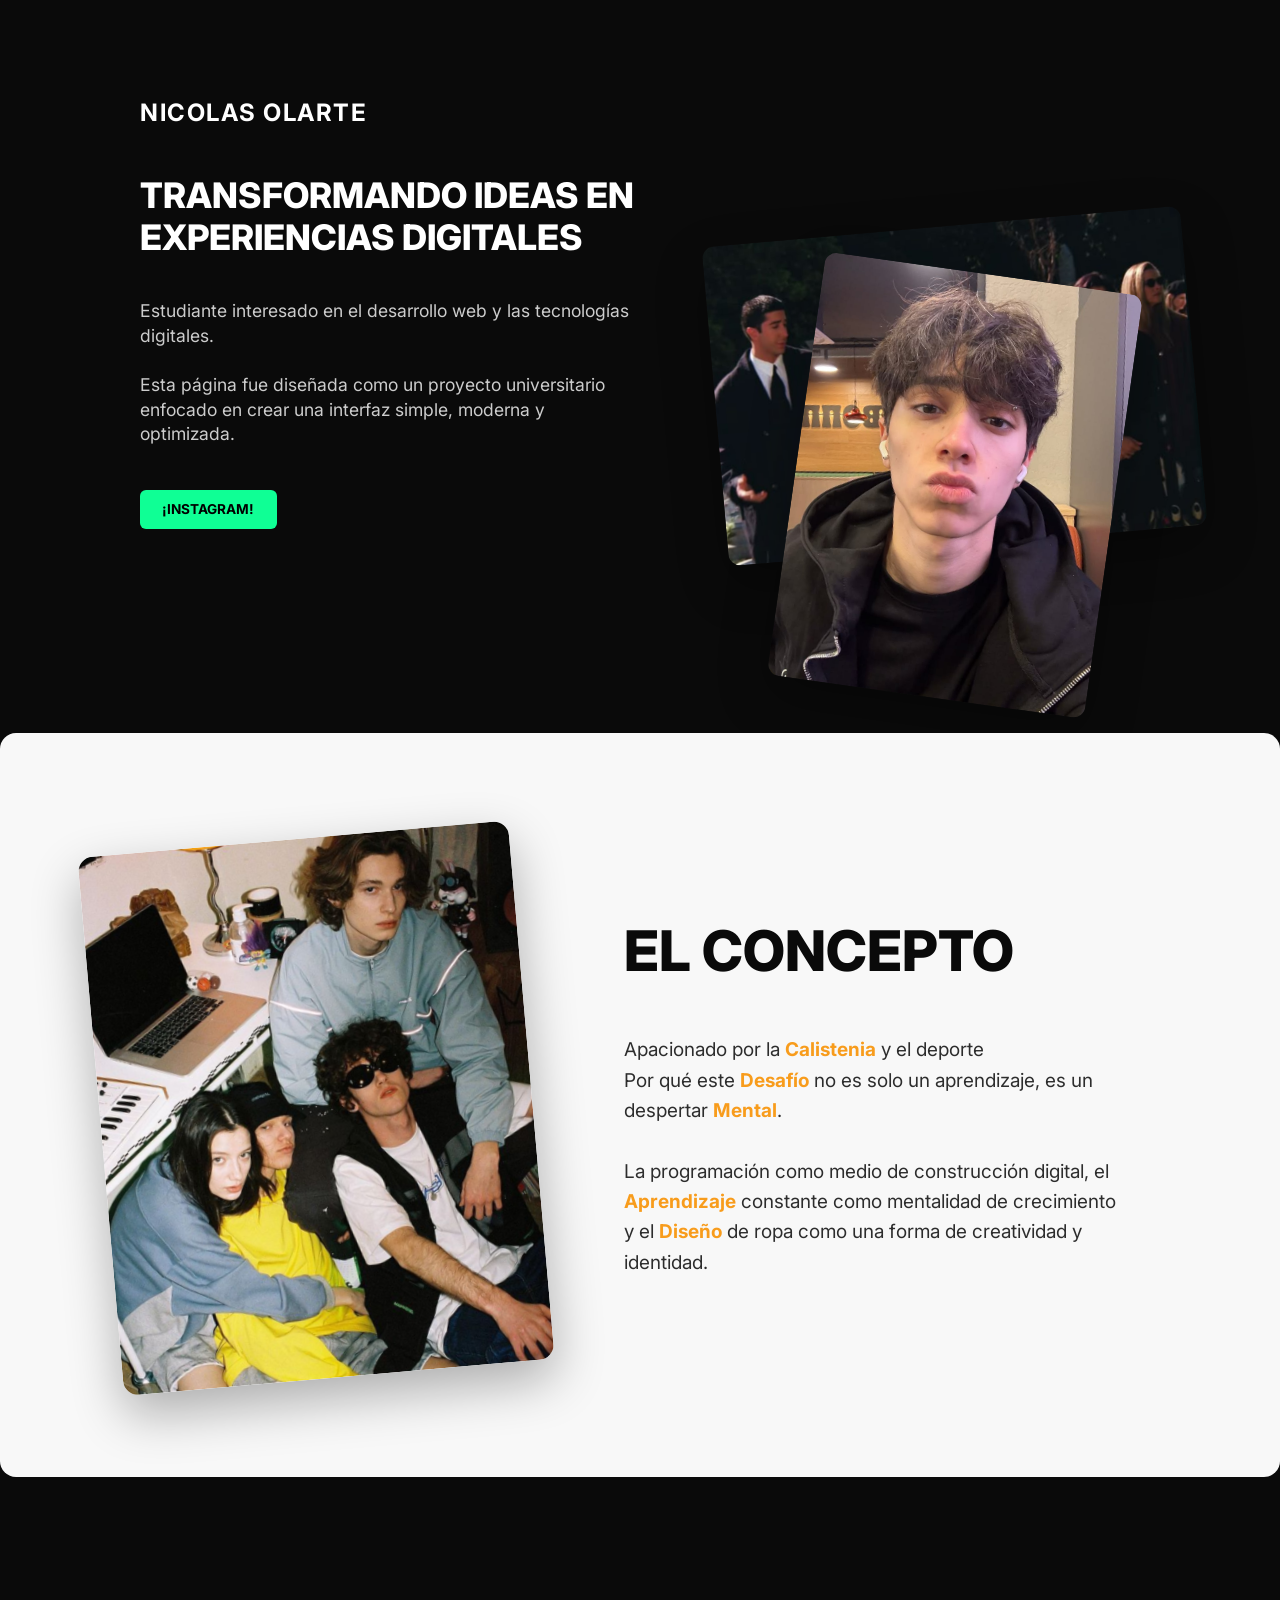
<file: index.html>
<!DOCTYPE html>
<html lang="es">
<head>
  <meta charset="UTF-8" />
  <meta name="viewport" content="width=device-width, initial-scale=1.0, maximum-scale=5.0"/>
  <title>Nicolas Olarte Salas</title>
  <link rel="stylesheet" href="https://cdnjs.cloudflare.com/ajax/libs/font-awesome/6.0.0/css/all.min.css" 
    integrity="sha512-9usAa10IRO0HhonpyAIVpjrylPvoDwiPUiKdWk5t3PyolY1cOd4DSE0Ga+ri4AuTroPR5aQvXU9xC6qOPnzFeg==" 
    crossorigin="anonymous" referrerpolicy="no-referrer" />
  <link rel="stylesheet" href="style.css">
</head>
<body>
<br><br><br>
  <div class="container">
    <!-- HEADER -->
    <div class="header">
      <div class="logo">NICOLAS OLARTE</div>
    </div>

    <!-- ======================================== -->
    <!-- VERSIÓN PC (se muestra en pantallas grandes) -->
    <!-- ======================================== -->
    <div class="columns pc-version">
      <div class="column text-column">
        <h1 class="main-title">TRANSFORMANDO IDEAS EN EXPERIENCIAS DIGITALES</h1>
        <p class="subtitle"><br>Estudiante interesado en el desarrollo web y las tecnologías digitales.
          <br><br>Esta página fue diseñada como un proyecto universitario enfocado en crear una interfaz simple, moderna y optimizada.
        </p>
        <br>
        <a href="https://www.instagram.com/vaciio_mental?utm_source=qr&igsh=MWR6amM1OWNmMmM5bg%3D%3D" class="cta-button">¡INSTAGRAM!</a>
      </div>
      <div class="column image-column reveal">
        <div class="image-container">
          <img src="Images/Image3.png" class="main-image" alt="Imagen principal">
          <img src="Images/Image4.jpg" class="overlay-image" alt="Imagen secundaria">
        </div>
      </div>
    </div>

    <!-- ======================================== -->
    <!-- VERSIÓN MÓVIL (se muestra en pantallas pequeñas) -->
    <!-- ORDEN: Título → Subtítulo → Imágenes → Botón -->
    <!-- ======================================== -->
    <div class="mobile-hero">
      <h1 class="main-title mobile-title">TRANSFORMANDO IDEAS EN<br> 
        EXPERIENCIAS DIGITALES</h1>
      <p class="subtitle mobile-subtitle"><br>Estudiante interesado en el desarrollo web y las tecnologías digitales.
        <br><br>Esta página fue diseñada como un proyecto universitario enfocado en crear una interfaz simple, moderna y optimizada.
      </p>
      <div class="image-container mobile-images">
        <img src="Images/Image3.png" class="main-image mobile-main-image" alt="Imagen principal">
        <img src="Images/Image4.jpg" class="overlay-image mobile-overlay-image" alt="Imagen secundaria">
      </div>
      <br><br>
      <a href="https://www.instagram.com/vaciio_mental?utm_source=qr&igsh=MWR6amM1OWNmMmM5bg%3D%3D" class="cta-button mobile-btn">¡INSTAGRAM!</a>
    </div>
  </div>

  <!-- RESTO DE LA PÁGINA -->
  <section class="why-learnsy-background reveal">
    <div class="why-learnsy-section">
      <div class="image-container-left">
        <img src="Images/Image22.png" alt="Imagen de Learnsy" class="learnsy-image">
      </div>
      <div class="text-container-right">
        <h2 class="main-title-learnsy">El Concepto</h2>
        <p class="subtitle-learnsy"><br>Apacionado por la  <span class="resaltar">Calistenia</span> y el deporte<br>
          Por qué este <span class="resaltar">Desafío</span> no es solo un aprendizaje, es un despertar <span class="resaltar">Mental</span>.<br><br>
          La programación como medio de construcción digital, el <span class="resaltar">Aprendizaje</span> constante como mentalidad de crecimiento 
          y el <span class="resaltar">Diseño</span> de ropa como una forma de creatividad y identidad. 
        </p>
      </div>
    </div>
  </section>

  <div class="titulo-pilares-container reveal">
    <h2 class="pilares-title">Mi vida universitaria</h2>
  </div>

  <section class="pilares-zigzag">
    <div class="pilar-card reverse reveal">
      <div class="pilar-img">
        <img src="Images/Image13.jpg" alt="Beauty Hacker">
      </div>
      <div class="pilar-text">
        <h3>LOS CURSOS</h3>
        <br>
        <div class="curso-item">
          <span class="blanco">Fundamentos Matemáticos Para La Computación</span>
        </div>
        <div class="curso-item">
          <span class="blanco">Fundamentos de Programación</span>
        </div>
        <div class="curso-item">
          <span class="blanco">Introducción a Computación</span>
        </div>
        <div class="curso-item">
          <span class="blanco">Introducción a La Vida Universitaria</span>
        </div>
        <div class="curso-item">
          <span class="blanco">Comunicación I</span>
        </div>
        <div class="curso-item">
          <span class="blanco">Lógica</span>
        </div>
      </div>
    </div>

    <div class="pilar-card reveal">
      <div class="pilar-img">
        <img src="Images/Image16.jpg" alt="Mentalidad de Hierro">
      </div>
      <div class="pilar-text">
        <h3>LOS PROFESORES</h3>
        <br>
        <div class="profesor-item">
          <div class="materia">Fundamentos Matemáticos Para La Computación</div>
          <a href="https://pe.linkedin.com/in/kelly-vizconde-la-motta-3a57a4143" target="_blank" class="profesor">Sabrina Suárez</a>
        </div>
        <div class="profesor-item">
          <div class="materia">Fundamentos de Programación</div>
          <a href="https://pe.linkedin.com/in/kelly-vizconde-la-motta-3a57a4143" target="_blank" class="profesor">Kelly Vizconde La Motta</a>
        </div>
        <div class="profesor-item">
          <div class="materia">Introducción a Computación</div>
          <a href="https://pe.linkedin.com/in/ecuadrosv" target="_blank" class="profesor">Ernesto Cuadro Vargas</a>
        </div>
        <div class="profesor-item">
          <div class="materia">Introducción a La Vida Universitaria</div>
          <a href="https://pe.linkedin.com/in/ecuadrosv" target="_blank" class="profesor">Kelly something</a>
        </div>
        <div class="profesor-item">
          <div class="materia">Comunicación I</div>
          <a href="https://pe.linkedin.com/in/ecuadrosv" target="_blank" class="profesor">Angel Rodriguez Cruz</a>
        </div>
        <div class="profesor-item">
          <div class="materia">Lógica</div>
          <a href="https://pe.linkedin.com/in/yahaira-byrne-rivera-274201221" target="_blank" class="profesor">Yahaira Byrne Rivera</a>
        </div>
      </div>
    </div>

    <div class="pilar-card reverse reveal">
      <div class="pilar-img">
        <img src="Images/Image14.jpg" alt="Modo Monje">
      </div>
      <div class="pilar-text">
        <h3>LA EXPERIENCIA</h3>
        <p>Esta carrera me ha permitido <span class="verde">Explorar</span> áreas relacionadas con lógica, desarrollo digital y <span class="verde">Programación</span>, fortaleciendo mi <span class="verde">Visión</span> orientada a la tecnología y al diseño de interfaces <span class="verde">Modernas</span>.</p>
      </div>
    </div>

    <div class="pilar-card last-pilar reveal">
      <div class="pilar-img">
        <img src="Images/Image15.jpg" alt="Reinvéntate">
      </div>
      <div class="pilar-text">
        <h3>EL OBJETIVO</h3>
        <p class="subtitle-pilar">Mi objetivo es seguir aprendiendo, mejorar <span class="verde">Constantemente</span> y convertir las ideas en experiencias visuales que transmitan <span class="verde">Creatividad</span>, innovación y una <span class="verde">Identidad</span> propia dentro del entorno digital</p>
      </div>
    </div>
  </section>

<section class="equipo-section reveal">
    <h2 class="equipo-title">Conoce otros sitios web</h2>
    <div class="equipo-gallery">
        <div class="equipo-track">

            <!-- Elemento 1 -->
            <a href="https://vargaslazo.github.io/1st-Stage/" target="_blank" class="equipo-link">
                <div class="equipo-item">
                    <img src="Images/Image5.jpg" alt="Potencia tu Futuro">
                    <div class="equipo-text">Interfaz pensada desde la práctica, cuidando la organización y la <span class="resaltar">claridad</span> para mejorar la experiencia de quien la usa.</div>
                </div>
            </a>

            <!-- Elemento 2 -->
            <a href="https://camilasherlyn.github.io/uscpcienciascami/" target="_blank" class="equipo-link">
                <div class="equipo-item">
                    <img src="Images/Image49.jpg" alt="Comunidad de Hermanos">
                    <div class="equipo-text">Un diseño limpio donde la <span class="resaltar">simplicidad</span> y el equilibrio visual buscan hacer la experiencia más cómoda y directa.</div>
                </div>
            </a>

            <!-- Elemento 3 -->
            <a href="https://wesudobones.github.io/page/#sobre-mi" target="_blank" class="equipo-link">
                <div class="equipo-item">
                    <img src="Images/Image51.jpg" alt="Puro Movimiento">
                    <div class="equipo-text">Proyecto creado mientras se exploran conceptos de desarrollo web, con una estructura <span class="resaltar">clara</span> y funcional.</div>
                </div>
            </a>

            <!-- Elemento 4 -->
            <a href="https://kssuter.github.io/ariLovon.github.io/" target="_blank" class="equipo-link">
                <div class="equipo-item">
                    <img src="Images/Image48.png" alt="Elite Only">
                    <div class="equipo-text">Una idea construida desde el aprendizaje, enfocada en la <span class="resaltar">tecnología</span> y las posibilidades del mundo digital.</div>
                </div>
            </a>

            <!-- Elemento 5 -->
            <a href="https://radicallix-radix-radix.github.io/felipeleitemiranda/" target="_blank" class="equipo-link">
                <div class="equipo-item">
                    <img src="Images/Image53.jpg" alt="Enfoque Absoluto">
                    <div class="equipo-text">Exploración de ideas digitales combinando diseño y <span class="resaltar">creatividad</span> con un enfoque moderno.</div>
                </div>
            </a>

            <!-- Elemento 6 -->
            <a href="https://yeniferhuarachi-code.github.io/yeniferhuarachihalanoca.github.io/" target="_blank" class="equipo-link">
                <div class="equipo-item">
                    <img src="Images/Image17.jpg" alt="Acceso VIP">
                    <div class="equipo-text">Propuesta que mezcla código y <span class="resaltar">creatividad</span> para generar experiencias digitales más expresivas.</div>
                </div>
            </a>

            <!-- Elemento 7 -->
            <a href="https://lorian0x.github.io/" target="_blank" class="equipo-link">
                <div class="equipo-item">
                    <img src="Images/Image7.jpg" alt="Disciplina Inquebrantable">
                    <div class="equipo-text">Interfaz enfocada en la práctica del diseño web, cuidando la <span class="resaltar">estructura</span> y la claridad visual.</div>
                </div>
            </a>

            <!-- Elemento 8 -->
            <a href="https://macarenaenriquez-oss.github.io/maca.github.io/" target="_blank" class="equipo-link">
                <div class="equipo-item">
                    <img src="Images/Image8.jpg" alt="Mentalidad Alpha">
                    <div class="equipo-text">Una invitación a crear en lugar de observar, desarrollando una mentalidad de <span class="resaltar">creador</span>.</div>
                </div>
            </a>

            <!-- DUPLICADOS PARA LOOP -->

            <a href="https://vargaslazo.github.io/1st-Stage/" target="_blank" class="equipo-link">
                <div class="equipo-item">
                    <img src="Images/Image5.jpg" alt="Potencia tu Futuro">
                    <div class="equipo-text">Interfaz trabajada con enfoque en la organización, cuidando la <span class="resaltar">claridad</span> y mejorando la experiencia del usuario.</div>
                </div>
            </a>

            <a href="https://camilasherlyn.github.io/uscpcienciascami/" target="_blank" class="equipo-link">
                <div class="equipo-item">
                    <img src="Images/Image49.jpg" alt="Comunidad de Hermanos">
                    <div class="equipo-text">Diseño simple donde el equilibrio visual y la <span class="resaltar">limpieza</span> hacen que la experiencia sea más natural y agradable.</div>
                </div>
            </a>

            <a href="https://wesudobones.github.io/page/#sobre-mi" target="_blank" class="equipo-link">
                <div class="equipo-item">
                    <img src="Images/Image51.jpg" alt="Puro Movimiento">
                    <div class="equipo-text">Proyecto de práctica enfocado en desarrollo web, con una estructura <span class="resaltar">ordenada</span>, clara y fácil de entender.</div>
                </div>
            </a>

            <a href="https://kssuter.github.io/ariLovon.github.io/" target="_blank" class="equipo-link">
                <div class="equipo-item">
                    <img src="Images/Image48.png" alt="Elite Only">
                    <div class="equipo-text">Idea digital basada en el aprendizaje constante y en la <span class="resaltar">tecnología</span> como herramienta para crear.</div>
                </div>
            </a>

            <a href="https://radicallix-radix-radix.github.io/felipeleitemiranda/" target="_blank" class="equipo-link">
                <div class="equipo-item">
                    <img src="Images/Image53.jpg" alt="Enfoque Absoluto">
                    <div class="equipo-text">Exploración visual donde el diseño y la <span class="resaltar">innovación</span> se unen en una propuesta simple pero efectiva.</div>
                </div>
            </a>

            <a href="https://yeniferhuarachi-code.github.io/yeniferhuarachihalanoca.github.io/" target="_blank" class="equipo-link">
                <div class="equipo-item">
                    <img src="Images/Image17.jpg" alt="Acceso VIP">
                    <div class="equipo-text">Propuesta creativa que une programación y <span class="resaltar">diseño</span> para generar experiencias digitales distintas y únicas.</div>
                </div>
            </a>

            <a href="https://lorian0x.github.io/" target="_blank" class="equipo-link">
                <div class="equipo-item">
                    <img src="Images/Image7.jpg" alt="Disciplina Inquebrantable">
                    <div class="equipo-text">Interfaz desarrollada con atención en la estructura, buscando <span class="resaltar">orden</span> y coherencia en cada detalle visual.</div>
                </div>
            </a>

            <a href="https://macarenaenriquez-oss.github.io/maca.github.io/" target="_blank" class="equipo-link">
                <div class="equipo-item">
                    <img src="Images/Image8.jpg" alt="Mentalidad Alpha">
                    <div class="equipo-text">Mensaje directo: dejar de mirar y empezar a crear, adoptando una mentalidad de <span class="resaltar">creador</span> y acción.</div>
                </div>
            </a>

        </div>
    </div>
</section>
  <section class="es-hora-de-cambiar-section reveal">
    <div class="cambiar-container">
      <div class="cambiar-text">
        <h2>FINAL NOTE</h2>
        <p>
          Estás aquí porque algo dentro de ti ya no tolera la <span class="verde">Mediocridad</span><br><br>
          Cada sección de este proyecto refleja una etapa de <span class="verde">Aprendizaje</span>, donde la <span class="verde">Creatividad</span> y la tecnología se encuentran para dar forma a nuevas <span class="verde">Ideas</span>.<br><br>
          No todo sera facil, pero <span class="verde">Siempre</span> tendras alguien a tu lado<br><br>
          Escribeme <span class="verde">Ahora</span>, para no ser un espectador, sino un <span class="verde">Protagonista</span>
        </p>
        <svg class="flecha-indicadora" viewBox="0 0 200 60" fill="none" xmlns="http://www.w3.org/2000/svg" style="width: 220px; height: auto; margin-top: 99999999px; margin-left: 9999999px; transform: rotate(5deg);">
          <path d="M10,15 C70,45 130,50 185,40" stroke="#00ff87" stroke-width="3" stroke-linecap="round"/>
          <path d="M172,30 L187,40 L174,52" stroke="#00ff87" stroke-width="3" stroke-linecap="round" stroke-linejoin="round"/>
        </svg>
      </div>
      <div class="cambiar-image">
        <img src="Images/Image51.jpg" alt="¿Estás Listo Para Cambiar?">
        <a href="https://www.linkedin.com/in/nicolas-sergio-olarte-salas-80a264419/?skipRedirect=true" class="cta-button cambiar-button">LinkEdin</a>
      </div>
    </div>
  </section>

  <script src="script.js"></script>
</body>
</html>
</file>
<file: style.css>
/* ==========================================================================
   1. ESTILOS GENERALES Y BASE
   ========================================================================== */
@import url('https://fonts.googleapis.com/css2?family=Inter:wght@300;400;500;600;700;800;900&display=swap');

* {
    margin: 0;
    padding: 0;
    box-sizing: border-box;
    font-family: 'Inter', sans-serif;
}

body {
    background-color: #0A0A0A;
    color: white;
    line-height: 1.4;
    overflow-x: hidden;
    font-size: 14px;
}

.container {
    width: 90%;
    max-width: 1000px;
    margin: 0 auto;
    padding: 1.5rem 0;
}

/* ==========================================================================
   2. HEADER
   ========================================================================== */
.header {
    display: flex;
    justify-content: space-between;
    padding: 0.8rem 0;
    align-items: center;
    margin-bottom: 2rem;
}

.logo {
    font-size: 1.5rem;
    font-weight: 700;
    letter-spacing: 1.5px;
}

/* ==========================================================================
   3. HERO - VERSIÓN PC (RESTAURADA)
   ========================================================================== */
.columns {
    display: flex;
    justify-content: space-between;
    align-items: center;
    flex-wrap: wrap;
    gap: 2rem;
    margin-bottom: 90px;
    width: 100%;
    max-width: 100%;
    overflow: visible !important;
}

.column {
    flex: 1;
    min-width: 280px;
    max-width: 50%;
    overflow: visible !important;
}

.text-column {
    flex: 1;
    min-width: 280px;
    max-width: 55%;
    display: flex;
    flex-direction: column;
    align-items: flex-start;
    justify-content: center;
}

.image-column {
    flex: 1;
    min-width: 280px;
    max-width: 45%;
    display: flex;
    justify-content: center;
    align-items: center;
    overflow: visible !important;
    position: relative;
}

.main-title {
    font-weight: 800;
    font-size: 2.2rem;
    margin-bottom: 1rem;
    line-height: 1.2;
    text-transform: uppercase;
    margin-top: 0;
    max-width: 100%;
    word-wrap: break-word;
    overflow-wrap: break-word;
}

.subtitle {
    color: #CCCCCC;
    font-size: 1.1rem;
    margin-bottom: 1.5rem;
    max-width: 500px;
    width: 100%;
    word-wrap: break-word;
    overflow-wrap: break-word;
}

/* ==========================================================================
   4. IMÁGENES - CONTENEDOR CON ALTURA DEFINIDA (RESTAURADO)
   ========================================================================== */
.image-container {
    position: relative;
    width: 100%;
    max-width: 400px;
    aspect-ratio: 4 / 3;
    margin: 0 auto;
    padding: 25px 0;
    overflow: visible;
}

.main-image {
    position: absolute;
    top: 30px;
    left: 0;
    z-index: 2;
    width: 120%;
    transform: rotate(-5deg) translate(-15px, -10px);
    border-radius: 12px;
    box-shadow: 0 20px 50px rgba(0, 0, 0, 0.30);
    transition: transform 0.8s ease-out;
}

.overlay-image {
    position: absolute;
    top: 70px;
    right: 5px;
    z-index: 3;
    width: 80%;
    transform: rotate(8deg);
    border-radius: 12px;
    box-shadow: 0 20px 50px rgba(0, 0, 0, 0.30);
    transition: transform 0.8s ease-out;
}

.reveal.active .main-image {
    transform: rotate(-5deg) translate(0, -5px);
}

.reveal.active .overlay-image {
    transform: rotate(8deg) translateX(5px);
}

/* ==========================================================================
   5. BOTÓN INSTAGRAM - COMPACTO Y ALINEADO A LA IZQUIERDA
   ========================================================================== */
.cta-button,
.btn-instagram {
    background-color: #0FFF95;
    color: #000;
    border-radius: 6px;
    padding: 0.6rem 1.4rem;
    font-weight: 700;
    border: none;
    font-size: 0.85rem;
    transition: all 0.3s ease;
    cursor: pointer;
    text-transform: uppercase;
    text-decoration: none;
    display: inline-block;
    width: fit-content;
    min-width: auto;
    max-width: 100%;
    white-space: nowrap;
    text-align: center;
}

.cta-button:hover,
.btn-instagram:hover {
    background-color: #0ad87b;
    transform: scale(1.05);
}

/* ==========================================================================
   6. RESTO DE SECCIONES
   ========================================================================== */
section {
    padding: 3rem 0;
}

.divider {
    border-top: 1px solid #00ff87;
    margin: 3rem auto;
    width: 97%;
}

/* ==========================================================================
   7. SECCIÓN CONCEPTO
   ========================================================================== */
.why-learnsy-background {
    margin-top: 90px;
    text-align: left;
    padding: 80px 20px;
    background: #f8f8f8;
    border-radius: 16px;
    opacity: 0;
    transform: translateY(50px);
    transition: all 0.8s ease-out;
}

.why-learnsy-background.active {
    opacity: 1;
    transform: translateY(0);
}

.why-learnsy-section {
    display: flex;
    align-items: center;
    justify-content: flex-start;
    max-width: 1000px;
    margin: 0 auto;
    padding: 0 20px;
    gap: 2rem;
}

.image-container-left {
    flex: 1;
    max-width: 45%;
    opacity: 0;
    transform: rotate(-5deg) translateX(-140px);
    transition: opacity 0.5s ease-out, transform 1.2s cubic-bezier(0.16, 1, 0.3, 1);
    padding: 20px 0;
    overflow: visible;
}

.why-learnsy-background.active .image-container-left {
    opacity: 1;
    transform: rotate(-5deg) translateX(-60px);
}

.learnsy-image {
    width: 100%;
    max-width: 450px;
    height: auto;
    border-radius: 15px;
    box-shadow: 0 20px 50px rgba(0, 0, 0, 0.30);
}

.text-container-right {
    flex: 1;
    max-width: 100%;
    text-align: left;
}

.main-title-learnsy {
    color: #0A0A0A;
    font-weight: 800;
    font-size: 3.5rem;
    margin-bottom: 1rem;
    line-height: 1.2;
    margin-top: 10px;
    text-transform: uppercase;
}

.subtitle-learnsy {
    color: #2d2d2d;
    font-size: 19px;
    line-height: 1.6;
    margin-bottom: 1.5rem;
    margin-top: 20px;
}

/* ==========================================================================
   8. SECCIÓN PILARES
   ========================================================================== */
.pilares-zigzag {
    padding: 4rem 0;
    background-color: #0A0A0A;
}

.titulo-pilares-container {
    text-align: center;
    margin-top: 100px;
    margin-bottom: 80px;
    opacity: 0;
    transform: translateY(-30px);
    transition: all 0.8s ease-out;
}

.titulo-pilares-container.active {
    opacity: 1;
    transform: translateY(0);
}

.pilares-title {
    color: #00ff87;
    font-weight: 800;
    font-size: 3.5rem;
    margin-bottom: 1rem;
    line-height: 1.2;
    text-transform: uppercase;
}

.pilar-card {
    display: flex;
    justify-content: space-between;
    align-items: center;
    gap: 3rem;
    margin-bottom: 12rem;
    max-width: 1200px;
    margin-left: auto;
    margin-right: auto;
    padding: 0 2rem;
    opacity: 0;
    transform: translateY(40px);
    transition: all 0.8s ease-out;
}

.pilar-card.active {
    opacity: 1;
    transform: translateY(0);
}

.pilar-card.reverse {
    flex-direction: row-reverse;
}

.pilar-img {
    flex: none;
    width: 580px;
    height: 580px;
    border-radius: 16px;
    overflow: hidden;
    box-shadow: 0 20px 50px rgba(0, 0, 0, 0.30);
    display: flex;
    align-items: center;
    justify-content: center;
}

.pilar-img img {
    width: 100%;
    height: 100%;
    object-fit: cover;
    object-position: center;
    display: block;
    transition: transform 0.3s ease;
}

.pilar-img img:hover {
    transform: scale(1.05);
}

.pilar-text {
    flex: 1;
    color: white;
}

.pilar-text h3 {
    color: #00ff87;
    font-weight: 800;
    font-size: 2.2rem;
    margin-bottom: 1rem;
    line-height: 1.2;
    text-transform: uppercase;
}

.pilar-text p,
.subtitle-pilar {
    font-size: 1.1rem;
    color: #CCCCCC;
    line-height: 1.6;
}

.pilares-zigzag .pilar-card.last-pilar {
    margin-bottom: 2rem;
}

.profesor-item,
.curso-item {
    border-left: 3px solid #00ff87;
    padding-left: 16px;
    margin-bottom: 24px;
}

.materia {
    color: #f8f8f8;
    font-weight: 700;
    font-size: 1.1rem;
    margin-bottom: 4px;
}

.profesor {
    color: #9ca3af;
    font-size: 0.95rem;
    text-decoration: none;
    display: block;
    transition: color 0.2s ease;
}

.profesor:hover {
    color: #00ff87;
}

.curso-item .blanco {
    color: #f8f8f8;
    font-weight: 700;
    font-size: 1.1rem;
    display: block;
}

/* ==========================================================================
   9. CARRUSEL - VERSIÓN PC
   ========================================================================== */
.equipo-section {
    margin-top: 100px;
    text-align: center;
    padding: 80px 0;
    background: #f8f8f8;
    border-radius: 24px;
    overflow: visible;
    position: relative;
    opacity: 0;
    transform: translateY(40px);
    transition: all 0.8s ease-out;
}

.equipo-section.active {
    opacity: 1;
    transform: translateY(0);
}

.equipo-title {
    color: #0A0A0A;
    font-weight: 800;
    font-size: 3rem;
    line-height: 1.2;
    margin-bottom: 50px;
    text-transform: uppercase;
    letter-spacing: 1px;
    padding: 0 20px;
}

.equipo-gallery {
    overflow: visible;
    width: 100%;
    padding: 30px 0;
}

.equipo-track {
    display: flex;
    width: max-content;
    animation: seamlessLoop 35s linear infinite;
    gap: 0;
}

.equipo-link {
    text-decoration: none !important;
    color: inherit !important;
    display: block !important;
    flex-shrink: 0 !important;
    cursor: pointer !important;
}

.equipo-link:hover {
    text-decoration: none !important;
}

.equipo-item {
    width: 320px;
    margin-right: 50px;
    flex-shrink: 0;
    position: relative;
    border-radius: 20px;
    box-shadow: 0 20px 50px rgba(0, 0, 0, 0.25);
    background-color: #1a1a1a;
    display: flex;
    flex-direction: column;
    justify-content: space-between;
    height: 100%;
    transition: transform 0.3s cubic-bezier(0.25, 0.8, 0.25, 1), box-shadow 0.3s ease;
}

.equipo-item img {
    width: 100%;
    height: 380px;
    object-fit: cover;
    border-radius: 20px 20px 0 0;
    display: block;
}

.equipo-text {
    padding: 28px 25px 35px 25px;
    font-size: 15px;
    font-weight: 500;
    line-height: 1.6;
    color: #dddddd;
    text-align: center;
    white-space: normal;
    word-wrap: break-word;
    background-color: #1a1a1a;
    border-radius: 0 0 20px 20px;
}

.equipo-item:hover {
    transform: scale(1.06);
    box-shadow: 0 30px 65px rgba(0, 0, 0, 0.35);
    z-index: 10;
}

@keyframes seamlessLoop {
    from {
        transform: translateX(0);
    }
    to {
        transform: translateX(-50%);
    }
}

/* ==========================================================================
   10. SECCIÓN FINAL
   ========================================================================== */
.es-hora-de-cambiar-section {
    opacity: 0;
    transform: translateY(40px);
    transition: all 0.8s ease-out;
}

.es-hora-de-cambiar-section.active {
    opacity: 1;
    transform: translateY(0);
}

.cambiar-container {
    display: flex;
    align-items: center;
    justify-content: space-between;
    gap: 4rem;
    max-width: 1150px;
    margin: 0 auto;
    padding: 6rem 20px;
}

.cambiar-text {
    flex: 1;
    max-width: 580px;
    text-align: left;
    position: relative;
}

.cambiar-text h2 {
    color: #00ff87;
    font-weight: 800;
    font-size: 3.2rem;
    margin-bottom: 1.6rem;
    text-transform: uppercase;
    letter-spacing: 0.5px;
}

.cambiar-text p {
    font-size: 1.18rem;
    line-height: 1.65;
    color: #CCCCCC;
    margin-bottom: 1.5rem;
}

.cambiar-image {
    flex: 1;
    max-width: 430px;
    display: flex;
    flex-direction: column;
    align-items: center;
}

.cambiar-image img {
    width: 100%;
    height: auto;
    border-radius: 18px;
    box-shadow: 0 20px 50px rgba(0, 0, 0, 0.30);
    margin-bottom: 2rem;
}

.cambiar-image .cta-button,
.cambiar-image button,
.cambiar-image .cambiar-button {
    width: auto;
    padding: 0.65rem 2.1rem;
    font-size: 0.88rem;
    text-align: center;
    box-sizing: border-box;
    margin-right: 0 !important;
    margin-left: 0 !important;
}

.flecha-indicadora {
    position: absolute;
    width: 110px;
    height: auto;
    bottom: -15px;
    right: -30px;
    opacity: 0.8;
    animation: none;
    z-index: 5;
    pointer-events: none;
}

/* ==========================================================================
   11. CLASES DE UTILIDAD
   ========================================================================== */
.resaltar {
    color: #f89c1c;
    font-weight: 700;
    display: inline !important;
}

.verde {
    color: #00ff87;
    font-weight: 700;
}

.blanco {
    color: #f8f8f8;
    font-weight: 800;
    font-size: 1.2rem;
    line-height: 1.6;
    display: inline-block;
    letter-spacing: 0.3px;
}

.gris {
    color: #9ca3af;
    font-weight: 400;
    font-size: 17px;
    text-decoration: none;
    display: inline-block;
    padding-left: 12px;
}

/* ==========================================================================
   12. ANIMACIÓN REVEAL
   ========================================================================== */
.reveal {
    opacity: 0;
    transform: translateY(30px) translateX(-15px);
    transition: all 0.8s ease-out;
}

.reveal.active {
    opacity: 1;
    transform: translateY(0) translateX(0);
}

/* ==========================================================================
   13. CONTROL DE VERSIONES PC / MÓVIL
   ========================================================================== */

/* Por defecto (PC): Mostrar versión PC, ocultar móvil */
.pc-version {
    display: flex !important;
}

.mobile-hero {
    display: none !important;
}

/* ==========================================================================
   14. MEDIA QUERIES - TABLET (768px - 1024px)
   ========================================================================== */
@media (max-width: 1024px) {
    /* === PREVENIR SCROLL HORIZONTAL EN TABLET === */
    html, body {
        overflow-x: hidden !important;
        max-width: 100% !important;
    }
    
    .container {
        overflow-x: hidden !important;
        max-width: 100% !important;
        width: 95% !important;
    }
    
    .columns,
    .why-learnsy-section,
    .pilares-zigzag,
    .cambiar-container {
        overflow-x: hidden !important;
        max-width: 100% !important;
    }

    .main-title {
        font-size: 1.8rem;
    }

    .subtitle {
        font-size: 1rem;
        max-width: 100%;
    }

    .image-container {
        max-width: 350px;
        padding: 20px 0;
    }

    .main-image {
        top: 25px;
        width: 115%;
        transform: rotate(-5deg) translate(-12px, -8px);
        box-shadow: 0 18px 40px rgba(0, 0, 0, 0.28);
    }

    .overlay-image {
        top: 60px;
        right: 8px;
        width: 78%;
        transform: rotate(8deg);
        box-shadow: 0 18px 40px rgba(0, 0, 0, 0.28);
    }

    .pilar-img {
        width: 400px;
        height: 400px;
        box-shadow: 0 18px 40px rgba(0, 0, 0, 0.28);
    }

    .equipo-item {
        width: 280px;
        margin-right: 40px;
        box-shadow: 0 18px 40px rgba(0, 0, 0, 0.25);
    }

    .equipo-item img {
        height: 320px;
    }

    .equipo-text {
        min-height: 110px;
        font-size: 14px;
        padding: 20px 20px 28px;
    }

    .equipo-item:hover {
        box-shadow: 0 25px 55px rgba(0, 0, 0, 0.32);
    }

    .main-title-learnsy {
        font-size: 2.8rem;
    }

    .cambiar-text h2 {
        font-size: 2.8rem;
    }

    .cambiar-image img {
        box-shadow: 0 18px 40px rgba(0, 0, 0, 0.28);
    }

    .flecha-indicadora {
        display: none;
    }
}

/* ==========================================================================
   15. MEDIA QUERIES - MÓVIL (hasta 768px) - CON ANIMACIONES MANTENIDAS
   ========================================================================== */
@media (max-width: 768px) {
    /* === PREVENIR SCROLL HORIZONTAL EN MÓVIL === */
    html, body {
        overflow-x: hidden !important;
        max-width: 100% !important;
    }
    
    .container {
        overflow-x: hidden !important;
        max-width: 100% !important;
        padding-left: 15px !important;
        padding-right: 15px !important;
        width: 100% !important;
    }
    
    .columns,
    .mobile-hero,
    .pc-version,
    .why-learnsy-section,
    .pilares-zigzag,
    .cambiar-container {
        overflow-x: hidden !important;
        max-width: 100% !important;
    }
    
    /* Ocultar PC, mostrar móvil */
    .pc-version {
        display: none !important;
    }
    
    .mobile-hero {
        display: block !important;
    }
    
    /* Ocultar botón del header en móvil */
    .header .cta-button {
        display: none !important;
    }
    
    /* ======================================== */
    /* COLUMNAS - STACK EN MÓVIL */
    /* ======================================== */
    .columns {
        flex-direction: column !important;
        flex-wrap: wrap !important;
        gap: clamp(0.5rem, 2vh, 1.5rem) !important;
        margin-bottom: clamp(1.5rem, 4vh, 40px) !important;
        align-items: stretch !important;
        justify-content: center !important;
    }
    
    .column,
    .text-column,
    .image-column {
        flex: 1 1 100% !important;
        min-width: 0 !important;
        max-width: 100% !important;
        width: 100% !important;
    }
    
    .text-column {
        order: 1 !important;
        display: flex !important;
        flex-direction: column !important;
        align-items: flex-start !important;
    }
    
    .image-column {
        order: 2 !important;
    }
    
    .text-column .cta-button,
    .text-column .btn-instagram {
        order: 3 !important;
        margin-top: clamp(0.5rem, 2vh, 1.2rem) !important;
        align-self: flex-start !important;
        white-space: normal !important;
        display: inline-block !important;
        width: fit-content !important;
    }
    
    .main-title {
        font-size: clamp(1rem, 5vw, 1.6rem) !important;
        text-align: left !important;
    }
    
    .subtitle {
        font-size: clamp(0.75rem, 2.5vw, 0.95rem) !important;
        text-align: left !important;
    }
    
    .image-container {
        max-width: clamp(200px, 60vw, 300px) !important;
        aspect-ratio: 4/3 !important;
        padding: clamp(8px, 2vh, 16px) 0 !important;
        margin: 0 auto !important;
    }
    
    .main-image {
        top: clamp(8%, 2vh, 15%) !important;
        width: clamp(90%, 22vw, 115%) !important;
        transform: rotate(-5deg) translate(clamp(-3px, -0.8vw, -6px), clamp(-3px, -0.8vh, -6px)) !important;
        box-shadow: 0 10px 25px rgba(0, 0, 0, 0.25) !important;
    }
    
    .overlay-image {
        top: clamp(18%, 4vh, 30%) !important;
        width: clamp(50%, 14vw, 75%) !important;
        transform: rotate(8deg) !important;
        box-shadow: 0 10px 25px rgba(0, 0, 0, 0.25) !important;
    }
    
    .cta-button,
    .btn-instagram {
        font-size: clamp(0.6rem, 2vw, 0.75rem) !important;
        padding: clamp(0.3rem, 0.8vh, 0.5rem) clamp(0.6rem, 1.5vw, 1rem) !important;
        white-space: normal !important;
        display: inline-block !important;
        width: fit-content !important;
    }
    
    /* ======================================== */
    /* TEXTO - CON WORD WRAP FORZADO */
    /* ======================================== */
    
    .mobile-title {
        font-size: clamp(1rem, 5vw, 1.6rem) !important;
        text-align: left !important;
        margin: 0 !important;
        margin-bottom: 0.5rem !important;
        max-width: 100% !important;
        width: 100% !important;
        word-wrap: break-word !important;
        overflow-wrap: break-word !important;
        word-break: break-word !important;
        hyphens: auto !important;
        display: block !important;
    }
    
    .mobile-subtitle {
        font-size: clamp(0.75rem, 2.5vw, 0.95rem) !important;
        text-align: left !important;
        margin: 0 !important;
        margin-bottom: 1.5rem !important;
        max-width: 100% !important;
        width: 100% !important;
        word-wrap: break-word !important;
        overflow-wrap: break-word !important;
        word-break: break-word !important;
        hyphens: auto !important;
        display: block !important;
    }
    
    /* ======================================== */
    /* IMÁGENES MÓVIL - MANTENIENDO ANIMACIONES */
    /* ======================================== */
    .mobile-images {
        max-width: clamp(200px, 60vw, 300px) !important;
        aspect-ratio: 4/3 !important;
        margin: 0 auto !important;
        padding: clamp(8px, 2vh, 16px) 0 !important;
        position: relative !important;
        width: 100% !important;
        overflow: visible !important;
    }
    
    .mobile-main-image {
        position: absolute !important;
        top: clamp(8%, 2vh, 15%) !important;
        left: 0 !important;
        z-index: 2 !important;
        width: clamp(90%, 22vw, 115%) !important;
        transform: rotate(-5deg) translate(clamp(-3px, -0.8vw, -6px), clamp(-3px, -0.8vh, -6px)) !important;
        border-radius: 12px !important;
        box-shadow: 0 10px 25px rgba(0, 0, 0, 0.25) !important;
        transition: transform 0.8s ease-out !important;
    }
    
    .mobile-overlay-image {
        position: absolute !important;
        top: clamp(18%, 4vh, 30%) !important;
        right: 0 !important;
        z-index: 3 !important;
        width: clamp(50%, 14vw, 75%) !important;
        transform: rotate(8deg) !important;
        border-radius: 12px !important;
        box-shadow: 0 10px 25px rgba(0, 0, 0, 0.25) !important;
        transition: transform 0.8s ease-out !important;
    }
    
    .reveal.active .mobile-main-image {
        transform: rotate(-5deg) translate(0, -5px) !important;
    }
    
    .reveal.active .mobile-overlay-image {
        transform: rotate(8deg) translateX(5px) !important;
    }
    
    .mobile-btn {
        margin: 0 !important;
        margin-top: clamp(1.5rem, 6vh, 120px) !important;
        display: inline-block !important;
        align-self: flex-start !important;
        padding: clamp(0.3rem, 0.8vh, 0.5rem) clamp(0.6rem, 1.5vw, 1rem) !important;
        font-size: clamp(0.6rem, 2vw, 0.75rem) !important;
        white-space: normal !important;
        width: fit-content !important;
    }
    
    /* ======================================== */
    /* RESTO DE SECCIONES - CON ANIMACIONES */
    /* ======================================== */
    
    .why-learnsy-background {
        padding: 40px 15px !important;
        margin-top: 30px !important;
    }

    .why-learnsy-section {
        flex-direction: column !important;
        padding: 0 !important;
        gap: 1.5rem !important;
        align-items: center !important;
    }

    .image-container-left {
        max-width: 80% !important;
        margin-right: 0 !important;
        transform: rotate(0deg) translateX(0) !important;
        opacity: 0 !important;
        padding: 20px 0 !important;
        overflow: visible !important;
        transition: opacity 1.5s ease-out, transform 1.8s cubic-bezier(0.16, 1, 0.3, 1) !important;
    }

    .why-learnsy-background.active .image-container-left {
        opacity: 1 !important;
        transform: rotate(0deg) translateX(0) !important;
    }

    .learnsy-image {
        max-width: 100% !important;
        height: auto !important;
        display: block !important;
        margin: 0 auto !important;
        box-shadow: 0 15px 35px rgba(0, 0, 0, 0.25) !important;
    }

    .text-container-right {
        max-width: 100% !important;
        text-align: left !important;
    }

    .main-title-learnsy {
        font-size: clamp(1.5rem, 4vw, 2.2rem) !important;
        text-align: left !important;
        max-width: 100% !important;
        width: 100% !important;
        word-wrap: break-word !important;
        overflow-wrap: break-word !important;
        word-break: break-word !important;
        hyphens: auto !important;
    }

    .subtitle-learnsy {
        font-size: clamp(0.85rem, 2vw, 1rem) !important;
        text-align: left !important;
        max-width: 100% !important;
        width: 100% !important;
        word-wrap: break-word !important;
        overflow-wrap: break-word !important;
        word-break: break-word !important;
        hyphens: auto !important;
    }

    .titulo-pilares-container {
        margin-top: 60px !important;
        margin-bottom: 50px !important;
    }

    .pilares-title {
        font-size: clamp(1.3rem, 4vw, 1.8rem) !important;
        line-height: 1.3 !important;
        padding: 0 10px !important;
        max-width: 100% !important;
        width: 100% !important;
        word-wrap: break-word !important;
        overflow-wrap: break-word !important;
        word-break: break-word !important;
        hyphens: auto !important;
    }

    .pilar-card {
        flex-direction: column !important;
        gap: 1.5rem !important;
        margin-bottom: 5rem !important;
        padding: 0 1rem !important;
    }

    .pilar-card.reverse {
        flex-direction: column !important;
    }

    .pilar-img {
        width: 100% !important;
        max-width: clamp(220px, 60vw, 320px) !important;
        height: clamp(220px, 60vw, 320px) !important;
        box-shadow: 0 15px 35px rgba(0, 0, 0, 0.25) !important;
    }

    .pilar-text {
        text-align: left !important;
        width: 100% !important;
        max-width: 100% !important;
    }

    .pilar-text h3 {
        font-size: clamp(1.3rem, 3.5vw, 1.8rem) !important;
        text-align: left !important;
        max-width: 100% !important;
        width: 100% !important;
        word-wrap: break-word !important;
        overflow-wrap: break-word !important;
        word-break: break-word !important;
        hyphens: auto !important;
    }

    .pilar-text p,
    .subtitle-pilar {
        font-size: clamp(0.85rem, 2vw, 1rem) !important;
        text-align: left !important;
        max-width: 100% !important;
        width: 100% !important;
        word-wrap: break-word !important;
        overflow-wrap: break-word !important;
        word-break: break-word !important;
        hyphens: auto !important;
    }

    .profesor-item,
    .curso-item {
        text-align: left !important;
        border-left: 3px solid #00ff87 !important;
        padding-left: 12px !important;
        max-width: 100% !important;
        width: 100% !important;
    }

    .materia,
    .curso-item .blanco {
        font-size: clamp(0.85rem, 2vw, 1rem) !important;
        max-width: 100% !important;
        width: 100% !important;
        word-wrap: break-word !important;
        overflow-wrap: break-word !important;
        word-break: break-word !important;
        hyphens: auto !important;
    }

    .profesor {
        font-size: clamp(0.75rem, 1.8vw, 0.9rem) !important;
        max-width: 100% !important;
        width: 100% !important;
        word-wrap: break-word !important;
        overflow-wrap: break-word !important;
        word-break: break-word !important;
        hyphens: auto !important;
    }

    /* ======================================== */
    /* CARRUSEL - MÓVIL CON ANIMACIÓN */
    /* ======================================== */
    .equipo-section {
        padding: 40px 0 !important;
        margin-top: 50px !important;
        border-radius: 16px !important;
        overflow: hidden !important;
    }

    .equipo-title {
        font-size: clamp(1.3rem, 4vw, 1.8rem) !important;
        margin-bottom: 30px !important;
        padding: 0 15px !important;
        max-width: 100% !important;
        width: 100% !important;
        word-wrap: break-word !important;
        overflow-wrap: break-word !important;
        word-break: break-word !important;
        hyphens: auto !important;
    }

    .equipo-gallery {
        padding: 20px 0 !important;
        overflow: hidden !important;
    }

    /* Mantener la animación del carrusel en móvil */
    .equipo-track {
        animation: seamlessLoop 25s linear infinite !important;
        overflow: visible !important;
    }

    .equipo-item {
        width: clamp(170px, 45vw, 240px) !important;
        margin-right: clamp(15px, 4vw, 30px) !important;
        border-radius: 16px !important;
        box-shadow: 0 15px 35px rgba(0, 0, 0, 0.25) !important;
        transition: transform 0.3s cubic-bezier(0.25, 0.8, 0.25, 1), box-shadow 0.3s ease !important;
    }

    .equipo-item img {
        height: clamp(180px, 45vw, 260px) !important;
        border-radius: 16px 16px 0 0 !important;
    }

    .equipo-text {
        min-height: clamp(70px, 15vh, 100px) !important;
        font-size: clamp(10px, 2.5vw, 13px) !important;
        padding: clamp(10px, 2vw, 18px) clamp(10px, 2vw, 16px) clamp(12px, 2.5vw, 22px) !important;
        border-radius: 0 0 16px 16px !important;
        max-width: 100% !important;
        width: 100% !important;
        word-wrap: break-word !important;
        overflow-wrap: break-word !important;
        word-break: break-word !important;
        hyphens: auto !important;
    }

    /* Mantener hover en móvil (táctil) */
    .equipo-item:hover {
        transform: scale(1.04) !important;
        box-shadow: 0 20px 45px rgba(0, 0, 0, 0.32) !important;
    }

    /* Link hover en móvil */
    .equipo-link:hover .equipo-item {
        transform: scale(1.04) !important;
        box-shadow: 0 20px 45px rgba(0, 0, 0, 0.32) !important;
    }

    /* ======================================== */
    /* SECCIÓN FINAL - MÓVIL */
    /* ======================================== */
    .es-hora-de-cambiar-section {
        padding: 2rem 0 !important;
    }

    .cambiar-container {
        flex-direction: column !important;
        gap: 2rem !important;
        padding: 3rem 15px !important;
        text-align: left !important;
    }

    .cambiar-text {
        max-width: 100% !important;
        text-align: left !important;
        width: 100% !important;
    }

    .cambiar-text h2 {
        font-size: clamp(1.5rem, 4vw, 2.2rem) !important;
        text-align: left !important;
        max-width: 100% !important;
        width: 100% !important;
        word-wrap: break-word !important;
        overflow-wrap: break-word !important;
        word-break: break-word !important;
        hyphens: auto !important;
    }

    .cambiar-text p {
        font-size: clamp(0.85rem, 2vw, 1rem) !important;
        text-align: left !important;
        max-width: 100% !important;
        width: 100% !important;
        word-wrap: break-word !important;
        overflow-wrap: break-word !important;
        word-break: break-word !important;
        hyphens: auto !important;
    }

    .cambiar-image {
        max-width: 100% !important;
    }

    .cambiar-image img {
        max-width: clamp(220px, 60vw, 320px) !important;
        margin-bottom: 1.5rem !important;
        box-shadow: 0 15px 35px rgba(0, 0, 0, 0.25) !important;
    }

    .cambiar-image .cta-button,
    .cambiar-image .cambiar-button {
        padding: 0.5rem 1.5rem !important;
        font-size: 0.8rem !important;
        width: auto !important;
        display: inline-block !important;
        width: fit-content !important;
    }

    .flecha-indicadora {
        display: none !important;
    }
}

/* ==========================================================================
   16. iPHONE SE / 8 / 6/7/8 PLUS (375px - 414px)
   ========================================================================== */
@media (max-width: 480px) {
    /* === PREVENIR SCROLL HORIZONTAL EN IPHONE PEQUEÑO === */
    html, body {
        overflow-x: hidden !important;
        max-width: 100% !important;
    }
    
    .container {
        overflow-x: hidden !important;
        max-width: 100% !important;
        padding-left: 12px !important;
        padding-right: 12px !important;
        width: 100% !important;
    }

    body {
        font-size: 12px !important;
    }

    .mobile-title {
        font-size: clamp(1rem, 4.5vw, 1.3rem) !important;
    }

    .mobile-subtitle {
        font-size: clamp(0.7rem, 2.2vw, 0.85rem) !important;
    }

    .mobile-images {
        max-width: clamp(180px, 65vw, 260px) !important;
        padding: clamp(8px, 2vh, 16px) 0 !important;
    }

    .mobile-main-image {
        top: clamp(10px, 2.5%, 20px) !important;
        width: clamp(95%, 22vw, 110%) !important;
        transform: rotate(-5deg) translate(clamp(-3px, -0.8vw, -6px), clamp(-3px, -0.8vh, -6px)) !important;
        box-shadow: 0 12px 28px rgba(0, 0, 0, 0.25) !important;
        transition: transform 0.8s ease-out !important;
    }

    .mobile-overlay-image {
        top: clamp(18px, 5%, 45px) !important;
        right: 3px !important;
        width: clamp(55%, 16vw, 75%) !important;
        transform: rotate(8deg) !important;
        box-shadow: 0 12px 28px rgba(0, 0, 0, 0.25) !important;
        transition: transform 0.8s ease-out !important;
    }

    .reveal.active .mobile-main-image {
        transform: rotate(-5deg) translate(0, -5px) !important;
    }
    
    .reveal.active .mobile-overlay-image {
        transform: rotate(8deg) translateX(5px) !important;
    }

    .mobile-btn {
        margin-top: clamp(1.5rem, 6vh, 140px) !important;
        padding: clamp(0.25rem, 0.8vh, 0.5rem) clamp(0.6rem, 1.5vw, 1rem) !important;
        font-size: clamp(0.6rem, 1.8vw, 0.75rem) !important;
    }

    .main-title-learnsy {
        font-size: clamp(1.3rem, 4vw, 1.8rem) !important;
    }

    .subtitle-learnsy {
        font-size: clamp(0.75rem, 2vw, 0.9rem) !important;
    }

    .pilares-title {
        font-size: clamp(1.1rem, 3.5vw, 1.5rem) !important;
    }

    .pilar-img {
        max-width: clamp(180px, 55vw, 260px) !important;
        height: clamp(180px, 55vw, 260px) !important;
        box-shadow: 0 12px 28px rgba(0, 0, 0, 0.25) !important;
    }

    .pilar-text h3 {
        font-size: clamp(1.1rem, 3vw, 1.5rem) !important;
    }

    .equipo-title {
        font-size: clamp(1.1rem, 3.5vw, 1.5rem) !important;
    }

    .equipo-item {
        width: clamp(140px, 40vw, 190px) !important;
        margin-right: clamp(12px, 3vw, 22px) !important;
        box-shadow: 0 12px 28px rgba(0, 0, 0, 0.25) !important;
    }

    .equipo-item img {
        height: clamp(150px, 40vw, 210px) !important;
    }

    .equipo-text {
        min-height: clamp(60px, 12vh, 85px) !important;
        font-size: clamp(9px, 2.2vw, 12px) !important;
        padding: clamp(8px, 1.5vw, 14px) clamp(8px, 1.5vw, 12px) clamp(10px, 2vw, 18px) !important;
    }

    .equipo-item:hover {
        box-shadow: 0 18px 38px rgba(0, 0, 0, 0.30) !important;
    }

    .cambiar-text h2 {
        font-size: clamp(1.3rem, 4vw, 1.8rem) !important;
    }

    .cambiar-text p {
        font-size: clamp(0.75rem, 2vw, 0.9rem) !important;
    }

    .cambiar-image img {
        max-width: clamp(180px, 55vw, 260px) !important;
        box-shadow: 0 12px 28px rgba(0, 0, 0, 0.25) !important;
    }

    .logo {
        font-size: clamp(1.1rem, 3vw, 1.4rem) !important;
    }

    .cta-button,
    .btn-instagram {
        font-size: clamp(0.6rem, 1.5vw, 0.75rem) !important;
        padding: clamp(0.25rem, 0.8vh, 0.4rem) clamp(0.6rem, 1.5vw, 1rem) !important;
        display: inline-block !important;
        width: fit-content !important;
    }
}

/* ==========================================================================
   17. iPHONE 12 / 13 / 14 / 15 (390px - 430px)
   ========================================================================== */
@media (min-width: 390px) and (max-width: 430px) {
    /* === PREVENIR SCROLL HORIZONTAL EN IPHONE 12/13/14/15 === */
    html, body {
        overflow-x: hidden !important;
        max-width: 100% !important;
    }
    
    .container {
        overflow-x: hidden !important;
        max-width: 100% !important;
        padding-left: 12px !important;
        padding-right: 12px !important;
        width: 100% !important;
    }

    .mobile-title {
        font-size: clamp(1.2rem, 4.5vw, 1.5rem) !important;
    }

    .mobile-subtitle {
        font-size: clamp(0.8rem, 2.2vw, 0.95rem) !important;
    }

    .mobile-images {
        max-width: clamp(200px, 65vw, 290px) !important;
        padding: clamp(10px, 2vh, 18px) 0 !important;
    }

    .mobile-main-image {
        top: clamp(12px, 3%, 25px) !important;
        width: clamp(100%, 22vw, 115%) !important;
        transform: rotate(-5deg) translate(clamp(-4px, -0.8vw, -8px), clamp(-4px, -0.8vh, -8px)) !important;
        box-shadow: 0 15px 32px rgba(0, 0, 0, 0.25) !important;
        transition: transform 0.8s ease-out !important;
    }

    .mobile-overlay-image {
        top: clamp(20px, 5%, 50px) !important;
        right: 3px !important;
        width: clamp(55%, 16vw, 78%) !important;
        transform: rotate(8deg) !important;
        box-shadow: 0 15px 32px rgba(0, 0, 0, 0.25) !important;
        transition: transform 0.8s ease-out !important;
    }

    .reveal.active .mobile-main-image {
        transform: rotate(-5deg) translate(0, -5px) !important;
    }
    
    .reveal.active .mobile-overlay-image {
        transform: rotate(8deg) translateX(5px) !important;
    }

    .mobile-btn {
        margin-top: clamp(1.8rem, 7vh, 150px) !important;
        padding: clamp(0.3rem, 1vh, 0.5rem) clamp(0.7rem, 1.8vw, 1.1rem) !important;
        font-size: clamp(0.65rem, 2vw, 0.78rem) !important;
    }

    .main-title-learnsy {
        font-size: clamp(1.5rem, 4vw, 2rem) !important;
    }

    .subtitle-learnsy {
        font-size: clamp(0.8rem, 2vw, 0.95rem) !important;
    }

    .pilares-title {
        font-size: clamp(1.2rem, 3.5vw, 1.6rem) !important;
    }

    .pilar-img {
        max-width: clamp(200px, 55vw, 280px) !important;
        height: clamp(200px, 55vw, 280px) !important;
        box-shadow: 0 15px 32px rgba(0, 0, 0, 0.25) !important;
    }

    .pilar-text h3 {
        font-size: clamp(1.2rem, 3vw, 1.6rem) !important;
    }

    .equipo-title {
        font-size: clamp(1.2rem, 3.5vw, 1.6rem) !important;
    }

    .equipo-item {
        width: clamp(160px, 42vw, 210px) !important;
        margin-right: clamp(14px, 3vw, 26px) !important;
        box-shadow: 0 15px 32px rgba(0, 0, 0, 0.25) !important;
    }

    .equipo-item img {
        height: clamp(170px, 42vw, 240px) !important;
    }

    .equipo-text {
        min-height: clamp(65px, 13vh, 95px) !important;
        font-size: clamp(9.5px, 2.3vw, 12.5px) !important;
        padding: clamp(9px, 1.8vw, 16px) clamp(9px, 1.8vw, 14px) clamp(11px, 2.2vw, 20px) !important;
    }

    .cambiar-text h2 {
        font-size: clamp(1.4rem, 4vw, 1.9rem) !important;
    }

    .cambiar-text p {
        font-size: clamp(0.8rem, 2vw, 0.95rem) !important;
    }

    .cambiar-image img {
        max-width: clamp(200px, 55vw, 280px) !important;
        box-shadow: 0 15px 32px rgba(0, 0, 0, 0.25) !important;
    }

    .cta-button,
    .btn-instagram {
        display: inline-block !important;
        width: fit-content !important;
    }
}

/* ==========================================================================
   18. iPHONE 14 PRO MAX / 15 PRO MAX (430px - 450px)
   ========================================================================== */
@media (min-width: 430px) and (max-width: 460px) {
    /* === PREVENIR SCROLL HORIZONTAL EN IPHONE PRO MAX === */
    html, body {
        overflow-x: hidden !important;
        max-width: 100% !important;
    }
    
    .container {
        overflow-x: hidden !important;
        max-width: 100% !important;
        padding-left: 12px !important;
        padding-right: 12px !important;
        width: 100% !important;
    }

    .mobile-title {
        font-size: clamp(1.3rem, 4.5vw, 1.6rem) !important;
    }

    .mobile-subtitle {
        font-size: clamp(0.85rem, 2.2vw, 1rem) !important;
    }

    .mobile-images {
        max-width: clamp(220px, 65vw, 310px) !important;
        padding: clamp(10px, 2vh, 20px) 0 !important;
    }

    .mobile-main-image {
        top: clamp(15px, 3%, 30px) !important;
        width: clamp(100%, 22vw, 115%) !important;
        transform: rotate(-5deg) translate(clamp(-4px, -0.8vw, -8px), clamp(-4px, -0.8vh, -8px)) !important;
        box-shadow: 0 15px 35px rgba(0, 0, 0, 0.25) !important;
        transition: transform 0.8s ease-out !important;
    }

    .mobile-overlay-image {
        top: clamp(25px, 6%, 60px) !important;
        right: 5px !important;
        width: clamp(55%, 16vw, 78%) !important;
        transform: rotate(8deg) !important;
        box-shadow: 0 15px 35px rgba(0, 0, 0, 0.25) !important;
        transition: transform 0.8s ease-out !important;
    }

    .reveal.active .mobile-main-image {
        transform: rotate(-5deg) translate(0, -5px) !important;
    }
    
    .reveal.active .mobile-overlay-image {
        transform: rotate(8deg) translateX(5px) !important;
    }

    .mobile-btn {
        margin-top: clamp(2rem, 7vh, 160px) !important;
        padding: clamp(0.3rem, 1vh, 0.5rem) clamp(0.8rem, 2vw, 1.2rem) !important;
        font-size: clamp(0.65rem, 2vw, 0.8rem) !important;
    }

    .cta-button,
    .btn-instagram {
        display: inline-block !important;
        width: fit-content !important;
    }
}

/* ==========================================================================
   19. MÓVIL MUY PEQUEÑO (< 360px - iPhone 4/5/SE antiguo)
   ========================================================================== */
@media (max-width: 380px) {
    /* === PREVENIR SCROLL HORIZONTAL EN MÓVIL MUY PEQUEÑO === */
    html, body {
        overflow-x: hidden !important;
        max-width: 100% !important;
    }
    
    .container {
        overflow-x: hidden !important;
        max-width: 100% !important;
        padding-left: 10px !important;
        padding-right: 10px !important;
        width: 100% !important;
    }

    .mobile-title {
        font-size: clamp(0.85rem, 4vw, 1.1rem) !important;
    }

    .mobile-subtitle {
        font-size: clamp(0.65rem, 2vw, 0.8rem) !important;
    }

    .mobile-images {
        max-width: clamp(150px, 60vw, 210px) !important;
        padding: clamp(5px, 1.5vh, 12px) 0 !important;
    }

    .mobile-main-image {
        top: clamp(6px, 1.5%, 15px) !important;
        width: clamp(90%, 20vw, 110%) !important;
        transform: rotate(-5deg) translate(clamp(-2px, -0.5vw, -5px), clamp(-2px, -0.5vh, -5px)) !important;
        box-shadow: 0 10px 22px rgba(0, 0, 0, 0.25) !important;
        transition: transform 0.8s ease-out !important;
    }

    .mobile-overlay-image {
        top: clamp(12px, 3%, 35px) !important;
        right: 3px !important;
        width: clamp(50%, 14vw, 72%) !important;
        transform: rotate(8deg) !important;
        box-shadow: 0 10px 22px rgba(0, 0, 0, 0.25) !important;
        transition: transform 0.8s ease-out !important;
    }

    .reveal.active .mobile-main-image {
        transform: rotate(-5deg) translate(0, -5px) !important;
    }
    
    .reveal.active .mobile-overlay-image {
        transform: rotate(8deg) translateX(5px) !important;
    }

    .mobile-btn {
        margin-top: clamp(1rem, 5vh, 120px) !important;
        padding: clamp(0.2rem, 0.6vh, 0.35rem) clamp(0.5rem, 1.2vw, 0.8rem) !important;
        font-size: clamp(0.5rem, 1.5vw, 0.65rem) !important;
    }

    .equipo-item {
        width: clamp(120px, 35vw, 160px) !important;
        margin-right: clamp(10px, 2vw, 18px) !important;
        box-shadow: 0 10px 22px rgba(0, 0, 0, 0.25) !important;
    }

    .equipo-item img {
        height: clamp(130px, 35vw, 190px) !important;
    }

    .equipo-text {
        min-height: clamp(50px, 10vh, 75px) !important;
        font-size: clamp(8px, 2vw, 11px) !important;
        padding: clamp(6px, 1.2vw, 12px) clamp(6px, 1.2vw, 10px) clamp(8px, 1.5vw, 16px) !important;
    }

    .pilar-img {
        max-width: clamp(150px, 50vw, 220px) !important;
        height: clamp(150px, 50vw, 220px) !important;
        box-shadow: 0 10px 22px rgba(0, 0, 0, 0.25) !important;
    }

    .pilares-title {
        font-size: clamp(0.8rem, 3vw, 1.1rem) !important;
    }

    .image-container-left {
        max-width: 90% !important;
        padding: 10px 0 !important;
    }

    .main-title-learnsy {
        font-size: clamp(1.1rem, 3.5vw, 1.4rem) !important;
    }

    .subtitle-learnsy {
        font-size: clamp(0.65rem, 1.8vw, 0.8rem) !important;
    }

    .cambiar-text h2 {
        font-size: clamp(1.1rem, 3.5vw, 1.4rem) !important;
    }

    .cambiar-text p {
        font-size: clamp(0.65rem, 1.8vw, 0.8rem) !important;
    }

    .cambiar-image img {
        max-width: clamp(150px, 50vw, 220px) !important;
        box-shadow: 0 10px 22px rgba(0, 0, 0, 0.25) !important;
    }

    .logo {
        font-size: clamp(0.9rem, 2.5vw, 1.2rem) !important;
    }

    .cta-button,
    .btn-instagram {
        display: inline-block !important;
        width: fit-content !important;
    }
}

/* ==========================================================================
   20. MÓVIL GRANDE / TABLET PEQUEÑA (460px - 768px)
   ========================================================================== */
@media (min-width: 460px) and (max-width: 768px) {
    /* === PREVENIR SCROLL HORIZONTAL EN MÓVIL GRANDE === */
    html, body {
        overflow-x: hidden !important;
        max-width: 100% !important;
    }
    
    .container {
        overflow-x: hidden !important;
        max-width: 100% !important;
        padding-left: 15px !important;
        padding-right: 15px !important;
        width: 100% !important;
    }

    .mobile-title {
        font-size: clamp(1.5rem, 4.5vw, 2rem) !important;
    }

    .mobile-subtitle {
        font-size: clamp(0.9rem, 2.2vw, 1.1rem) !important;
    }

    .mobile-images {
        max-width: clamp(280px, 65vw, 400px) !important;
        padding: clamp(15px, 2.5vh, 25px) 0 !important;
    }

    .mobile-main-image {
        top: clamp(20px, 4%, 35px) !important;
        width: clamp(100%, 22vw, 115%) !important;
        transform: rotate(-5deg) translate(clamp(-6px, -1vw, -12px), clamp(-6px, -1vh, -12px)) !important;
        box-shadow: 0 20px 40px rgba(0, 0, 0, 0.25) !important;
        transition: transform 0.8s ease-out !important;
    }

    .mobile-overlay-image {
        top: clamp(35px, 8%, 75px) !important;
        right: 8px !important;
        width: clamp(55%, 16vw, 78%) !important;
        transform: rotate(8deg) !important;
        box-shadow: 0 20px 40px rgba(0, 0, 0, 0.25) !important;
        transition: transform 0.8s ease-out !important;
    }

    .reveal.active .mobile-main-image {
        transform: rotate(-5deg) translate(0, -5px) !important;
    }
    
    .reveal.active .mobile-overlay-image {
        transform: rotate(8deg) translateX(5px) !important;
    }

    .mobile-btn {
        margin-top: clamp(2.5rem, 8vh, 180px) !important;
        padding: clamp(0.4rem, 1.2vh, 0.6rem) clamp(1rem, 2.5vw, 1.4rem) !important;
        font-size: clamp(0.7rem, 2vw, 0.9rem) !important;
    }

    .equipo-item {
        width: clamp(200px, 45vw, 280px) !important;
        margin-right: clamp(20px, 4vw, 35px) !important;
        box-shadow: 0 20px 40px rgba(0, 0, 0, 0.25) !important;
    }

    .equipo-item img {
        height: clamp(220px, 45vw, 310px) !important;
    }

    .equipo-text {
        min-height: clamp(80px, 15vh, 115px) !important;
        font-size: clamp(11px, 2.5vw, 14px) !important;
        padding: clamp(14px, 2.5vw, 22px) clamp(14px, 2.5vw, 20px) clamp(16px, 3vw, 28px) !important;
    }

    .equipo-item:hover {
        box-shadow: 0 25px 50px rgba(0, 0, 0, 0.32) !important;
    }

    .cta-button,
    .btn-instagram {
        display: inline-block !important;
        width: fit-content !important;
    }
}

/* ==========================================================================
   21. ESTILOS PARA LINKS DEL CARRUSEL
   ========================================================================== */
.equipo-link {
    text-decoration: none !important;
    color: inherit !important;
    display: block !important;
    flex-shrink: 0 !important;
    cursor: pointer !important;
}

.equipo-link:hover {
    text-decoration: none !important;
}

/* ==========================================================================
   22. HOVER DEL CARRUSEL - VERSIÓN PC
   ========================================================================== */
.equipo-link:hover .equipo-item {
    transform: scale(1.06);
    box-shadow: 0 30px 65px rgba(0, 0, 0, 0.35) !important;
    z-index: 10;
}

/* ==========================================================================
   23. HOVER DEL CARRUSEL - VERSIÓN TABLET
   ========================================================================== */
@media (max-width: 1024px) {
    .equipo-link:hover .equipo-item {
        transform: scale(1.05) !important;
        box-shadow: 0 25px 55px rgba(0, 0, 0, 0.32) !important;
    }
}

/* ==========================================================================
   24. HOVER DEL CARRUSEL - VERSIÓN MÓVIL
   ========================================================================== */
@media (max-width: 768px) {
    .equipo-link:hover .equipo-item {
        transform: scale(1.04) !important;
        box-shadow: 0 20px 45px rgba(0, 0, 0, 0.32) !important;
    }
}
</file>
